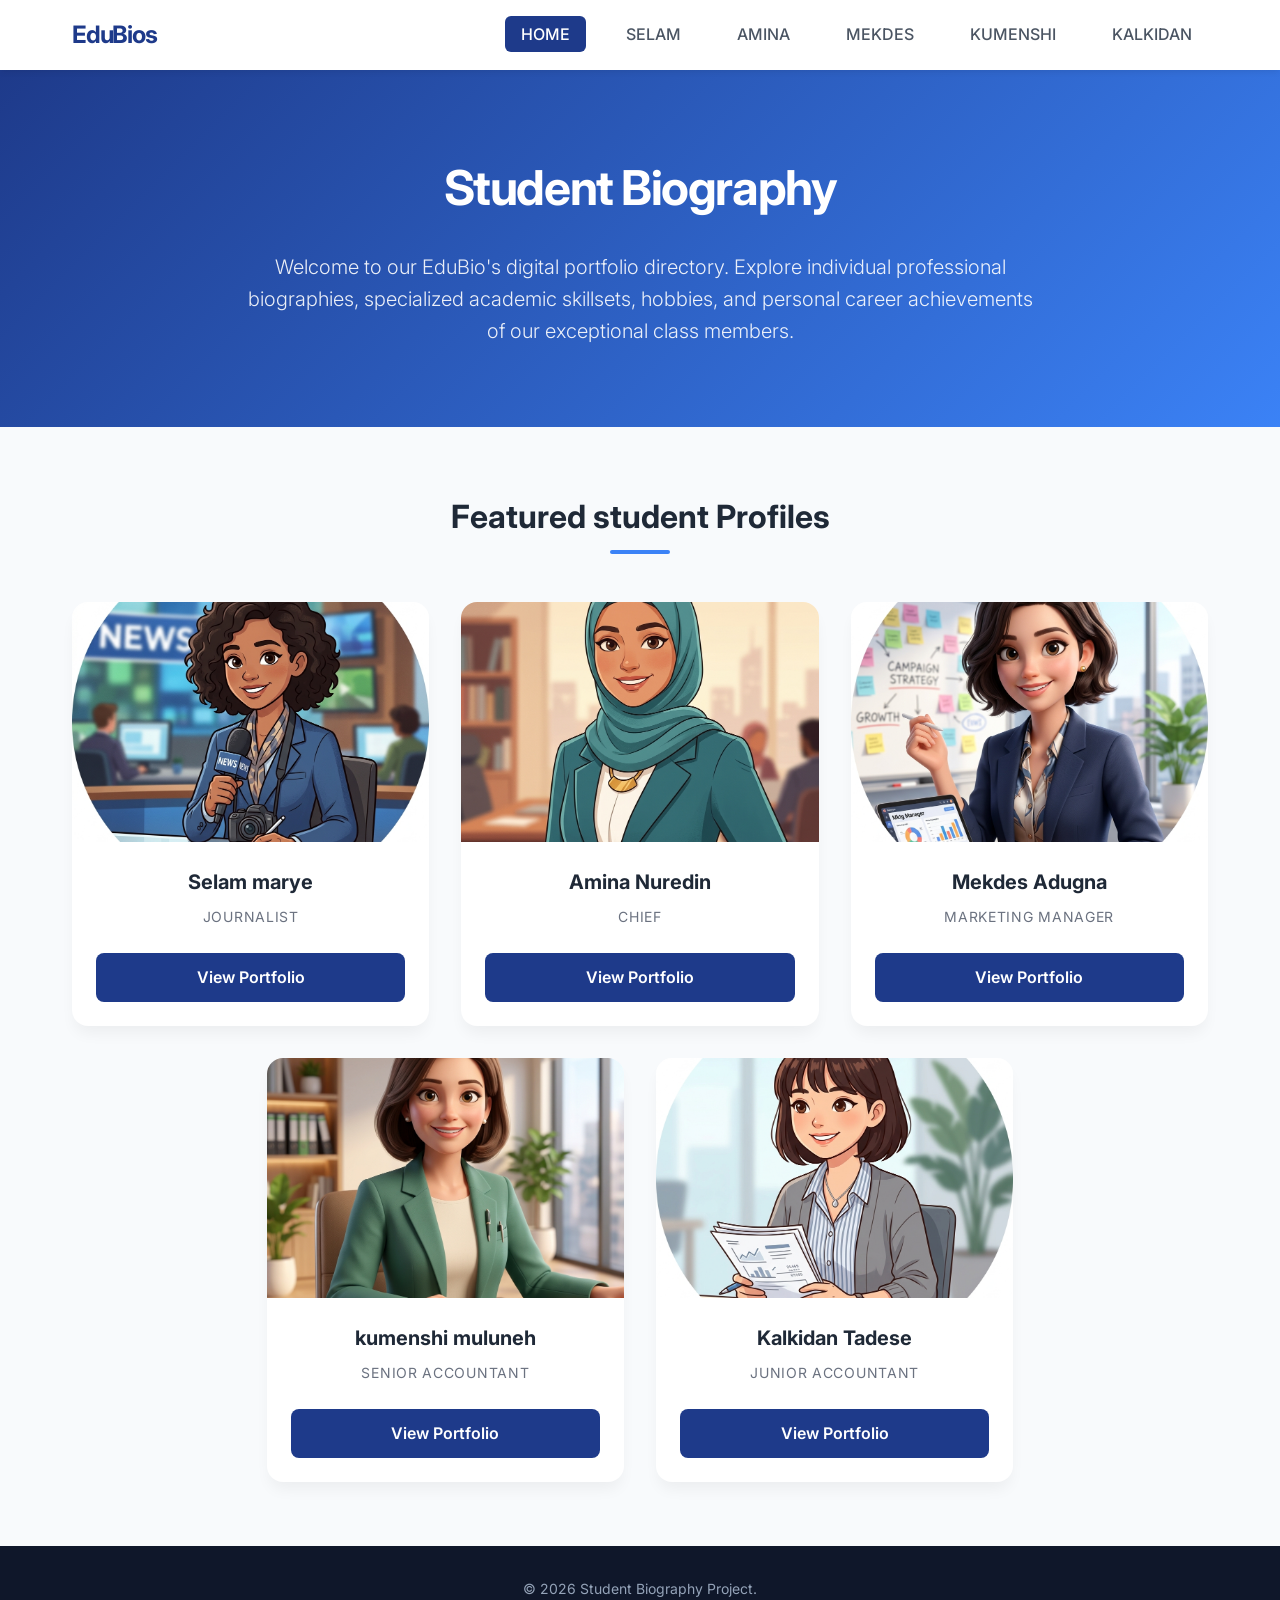
<file: index.html>
<!DOCTYPE html>
<html lang="en">
<head>
    <meta charset="UTF-8">
    <meta name="viewport" content="width=device-width, initial-scale=1.0">
    <title>Student Biography Website</title>
    <link rel="stylesheet" href="index.css">
</head>
<body>

    <header class="main-header">
        <nav class="nav-container">
            <div class="site-title">EduBios</div>
            <ul class="nav-menu">
                <li><a href="index.html" class="nav-link active">HOME</a></li>
                <li><a href="student1.html" class="nav-link">SELAM</a></li>
                <li><a href="student2.html" class="nav-link">AMINA</a></li>
                <li><a href="student3.html" class="nav-link">MEKDES</a></li>
                <li><a href="student4.html" class="nav-link">KUMENSHI</a></li>
                <li><a href="student5.html" class="nav-link">KALKIDAN</a></li>
            </ul>
        </nav>
    </header>

    <main>
        <section class="hero-section">
            <div class="hero-content">
                <h1 class="hero-title">Student Biography </h1>
                <p class="hero-subtitle">Welcome to our EduBio's digital portfolio directory. Explore individual professional biographies, specialized academic skillsets, hobbies, and personal career achievements of our exceptional class members.</p>
            </div>
        </section>

        <section class="roster-section">
            <h2 class="section-heading">Featured student Profiles</h2>
            
            <div class="grid-layout">
                <article class="student-preview-card">
                    <div class="card-img-container">
                        <img src="images/selam.png" alt="selam marye Portrait">
                    </div>
                    <div class="card-info">
                        <div>
                            <h3 class="card-name">Selam marye</h3>
                            <p class="card-role">JOURNALIST</p>
                        </div>
                        <a href="student1.html" class="btn-primary">View Portfolio</a>
                    </div>
                </article>

                <article class="student-preview-card">
                    <div class="card-img-container">
                        <img src="images/amina.png" alt="Amina Nuredin Portrait">
                    </div>
                    <div class="card-info">
                        <div>
                            <h3 class="card-name">Amina Nuredin</h3>
                            <p class="card-role">CHIEF</p>
                        </div>
                        <a href="student2.html" class="btn-primary">View Portfolio</a>
                    </div>
                </article>

                <article class="student-preview-card">
                    <div class="card-img-container">
                        <img src="images/mekdes.png" alt="Mekdes Adugna Portrait">
                    </div>
                    <div class="card-info">
                        <div>
                            <h3 class="card-name">Mekdes Adugna</h3>
                            <p class="card-role">MARKETING MANAGER</p>
                        </div>
                        <a href="student3.html" class="btn-primary">View Portfolio</a>
                    </div>
                </article>

                <article class="student-preview-card">
                    <div class="card-img-container">
                        <img src="images/kumenshi.png" alt="kumenshi muluneh Portrait">
                    </div>
                    <div class="card-info">
                        <div>
                            <h3 class="card-name">kumenshi muluneh</h3>
                            <p class="card-role">SENIOR ACCOUNTANT</p>
                        </div>
                        <a href="student4.html" class="btn-primary">View Portfolio</a>
                    </div>
                </article>

                <article class="student-preview-card">
                    <div class="card-img-container">
                        <img src="images/kalkidan.png" alt="kalkidan Tadese portrait">
                    </div>
                    <div class="card-info">
                        <div>
                            <h3 class="card-name">Kalkidan Tadese</h3>
                            <p class="card-role">JUNIOR ACCOUNTANT</p>
                        </div>
                        <a href="student5.html" class="btn-primary">View Portfolio</a>
                    </div>
                </article>
            </div>
        </section>
    </main>

    <footer class="main-footer">
        <p>&copy; 2026 Student Biography Project.</p>
    </footer>

</body>
</html>
</file>
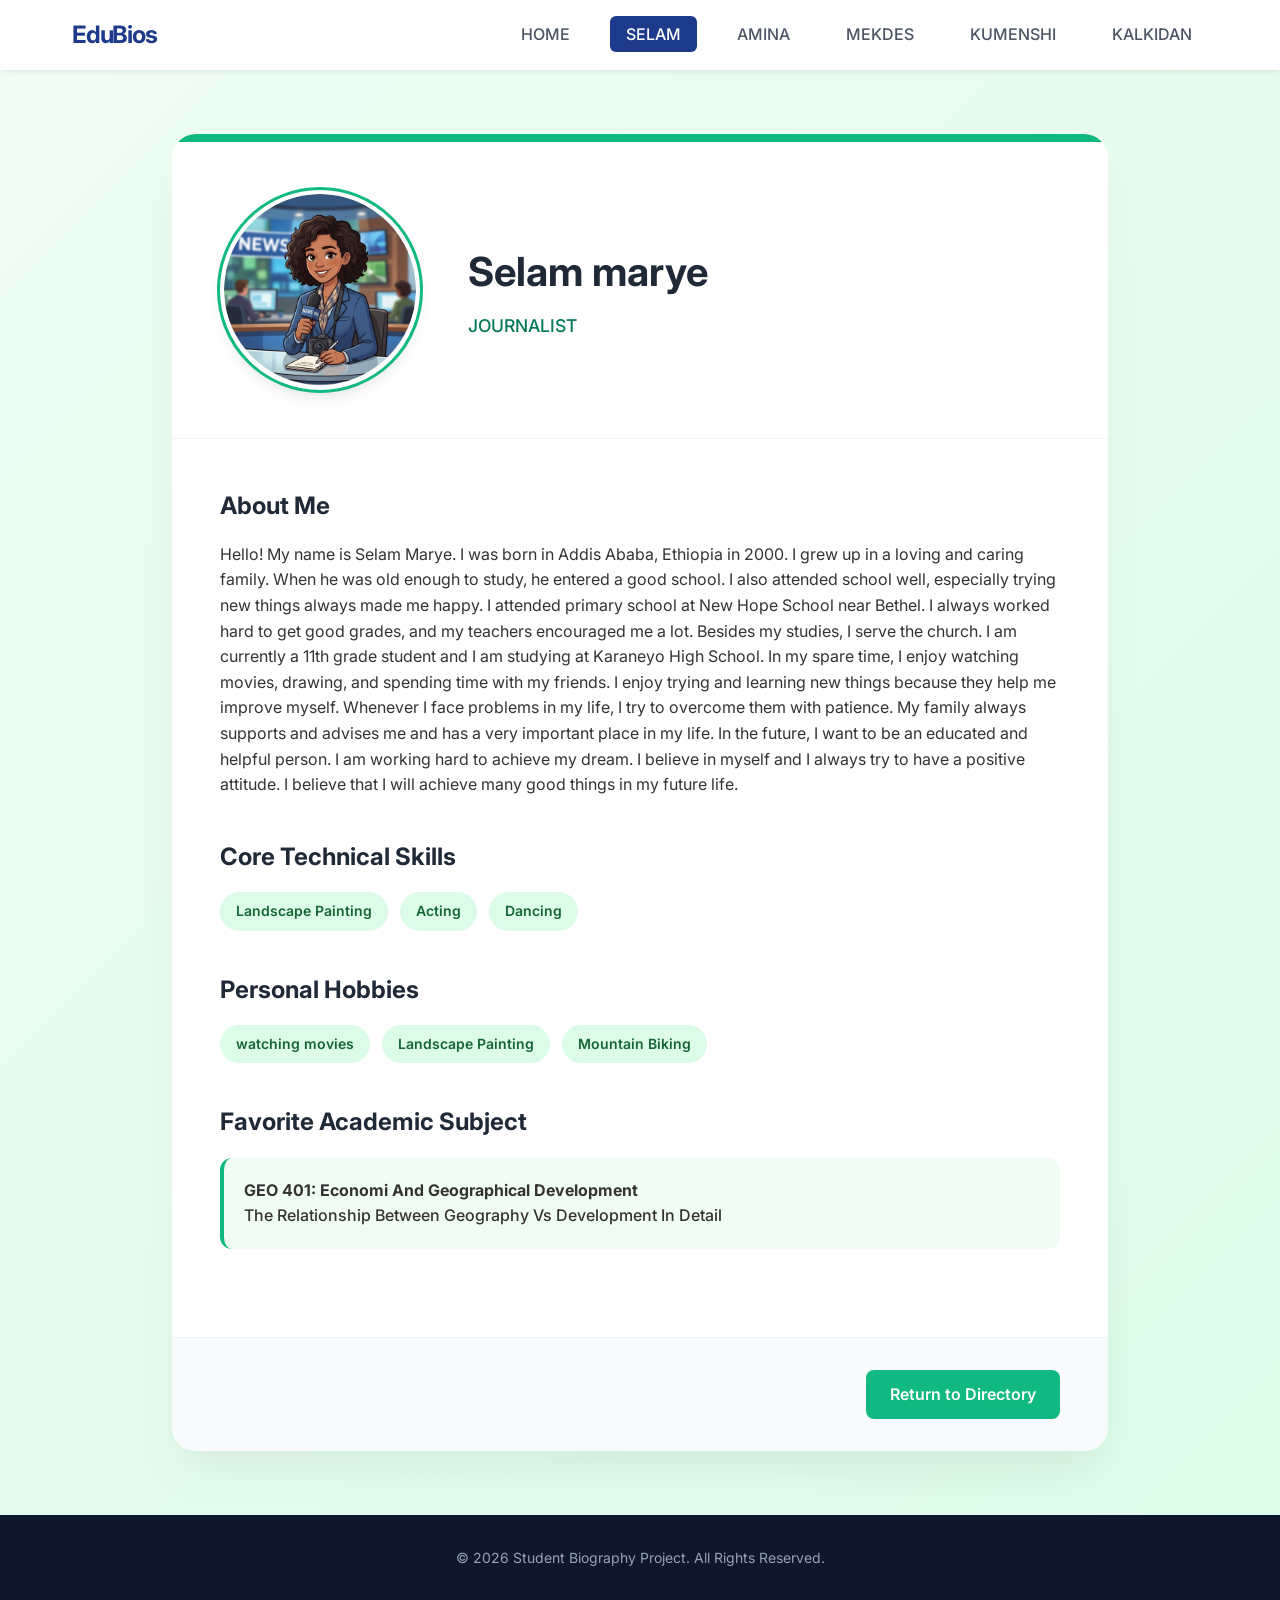
<file: student1.html>
<!DOCTYPE html>
<html lang="en">
<head>
    <meta charset="UTF-8">
    <meta name="viewport" content="width=device-width, initial-scale=1.0">
    <title>Selam marye - Profile</title>
    <link class="styles" rel="stylesheet" href="index.css">
</head>
<body class="theme-student1">

    <header class="main-header">
        <nav class="nav-container">
            <div class="site-title">EduBios</div>
            <ul class="nav-menu">
                <li><a href="index.html" class="nav-link">HOME</a></li>
                <li><a href="student1.html" class="nav-link active">SELAM</a></li>
                <li><a href="student2.html" class="nav-link">AMINA</a></li>
                <li><a href="student3.html" class="nav-link">MEKDES</a></li>
                <li><a href="student4.html" class="nav-link">KUMENSHI</a></li>
                <li><a href="student5.html" class="nav-link">KALKIDAN</a></li>
            </ul>
        </nav>
    </header>

    <main class="profile-container">
        <article class="profile-card">
            <div class="profile-accent-bar"></div>
            
            <section class="profile-hero">
                <div class="profile-img-frame">
                    <img src="images/selam.png" alt="Selam marye Profile Image">
                </div>
                <div class="profile-title">
                    <h1>Selam marye</h1>
                    <p>JOURNALIST</p>
                </div>
            </section>

            <div class="profile-body">
                <section class="profile-section">
                    <h2>About Me</h2>
                    <p>Hello!
My name is Selam Marye. I was born in Addis Ababa, Ethiopia in 2000. I grew up in a loving and caring family. When he was old enough to study, he entered a good school. I also attended school well, especially trying new things always made me happy.
I attended primary school at New Hope School near Bethel. I always worked hard to get good grades, and my teachers encouraged me a lot. Besides my studies, I serve the church.
I am currently a 11th grade student and I am studying at Karaneyo High School. In my spare time, I enjoy watching movies, drawing, and spending time with my friends. I enjoy trying and learning new things because they help me improve myself.
Whenever I face problems in my life, I try to overcome them with patience. My family always supports and advises me and has a very important place in my life.
In the future, I want to be an educated and helpful person. I am working hard to achieve my dream. I believe in myself and I always try to have a positive attitude. I believe that I will achieve many good things in my future life.

                                    </section>

                <section class="profile-section">
                    <h2>Core Technical Skills</h2>
                    <div class="tags-container">
                        <span class="tag">Landscape Painting</span>
                        <span class="tag">Acting</span>
                        <span class="tag">Dancing</span>
                    </div>
                </section>

                <section class="profile-section">
                    <h2>Personal Hobbies</h2>
                    <div class="tags-container">
                        <span class="tag">watching movies</span>
                        <span class="tag">Landscape Painting</span>
                        <span class="tag">Mountain Biking</span>
                    </div>
                </section>

                <section class="profile-section">
                    <h2>Favorite Academic Subject</h2>
                    <div class="fact-box">
                        <strong>GEO 401: Economi And Geographical Development</strong>
                        <p>The Relationship Between Geography Vs Development In Detail</p>
                    </div>
                </section>
            </div>

            <footer class="profile-footer">
                <a href="index.html" class="btn-back">Return to Directory</a>
            </footer>
        </article>
    </main>

    <footer class="main-footer">
        <p>&copy; 2026 Student Biography Project. All Rights Reserved.</p>
    </footer>

</body>
</html>
</file>
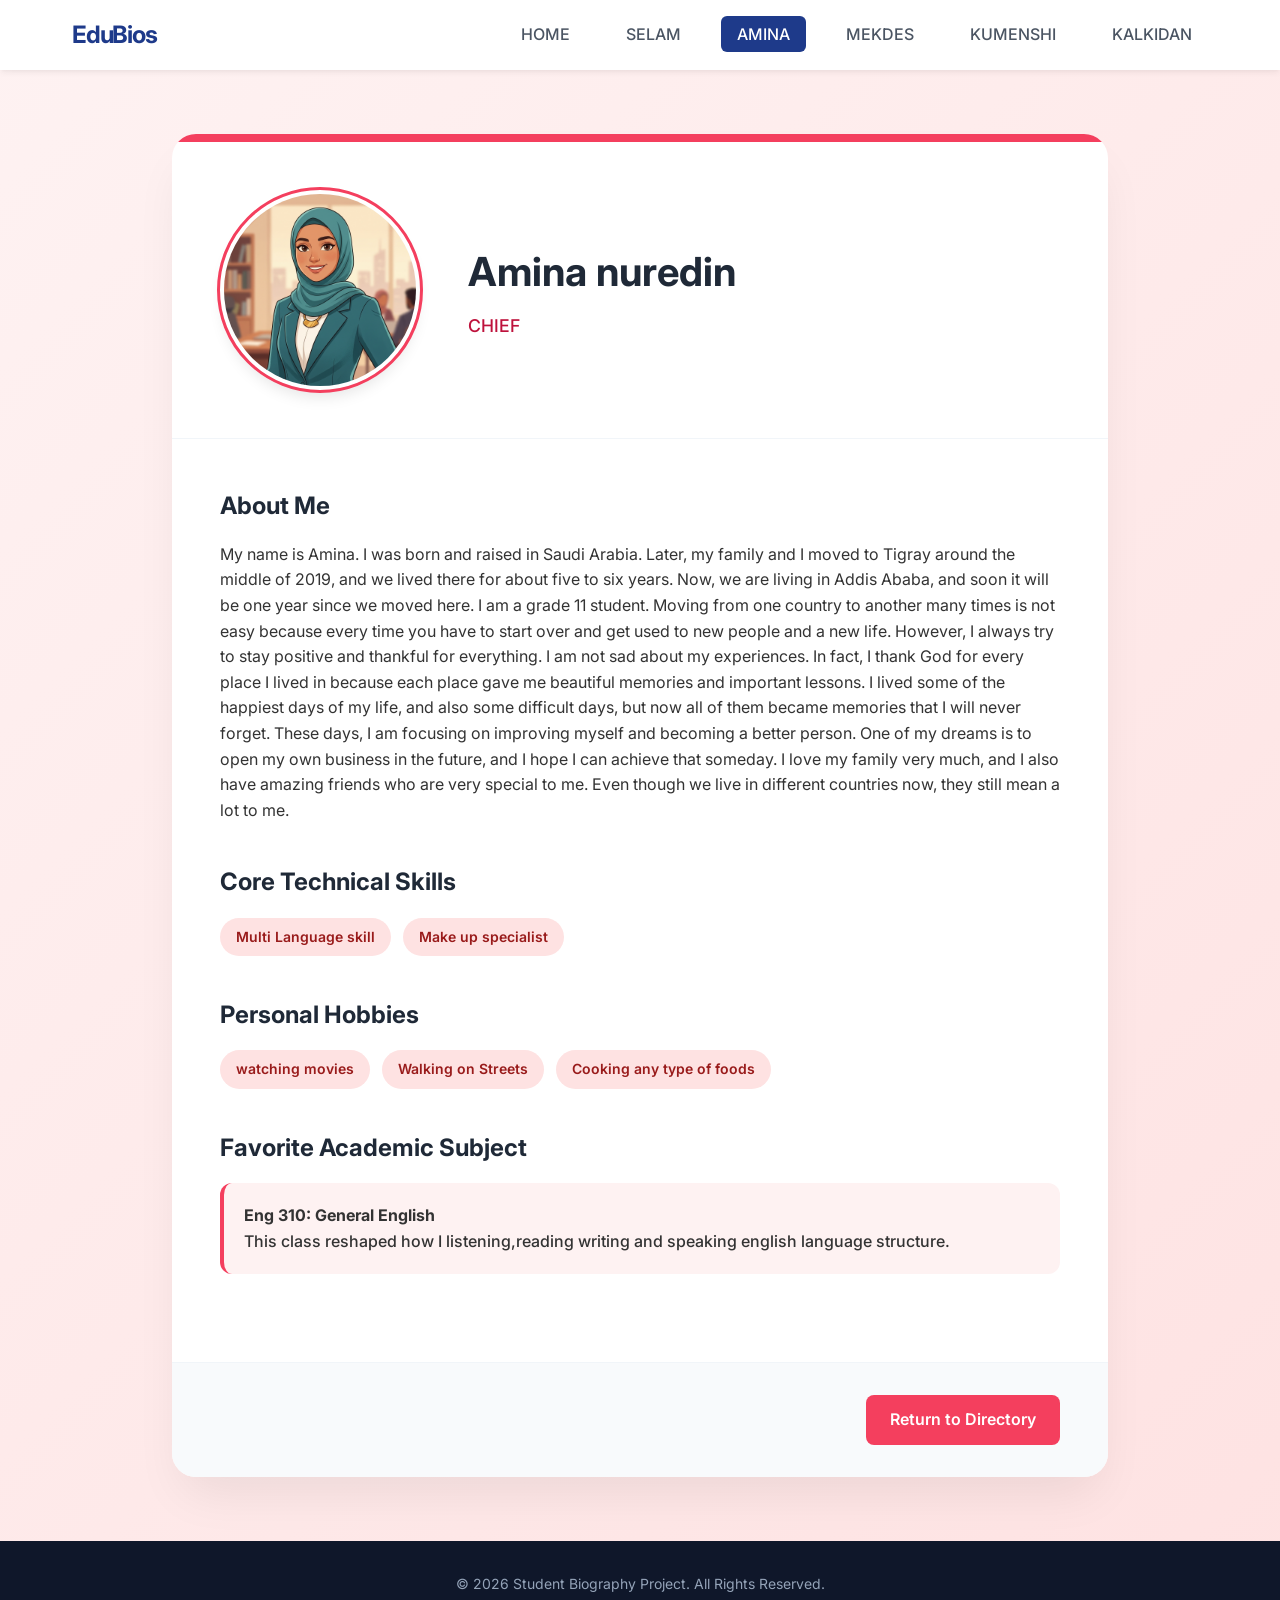
<file: student2.html>
<!DOCTYPE html>
<html lang="en">
<head>
    <meta charset="UTF-8">
    <meta name="viewport" content="width=device-width, initial-scale=1.0">
    <title>Amina nuredin - Profile</title>
    <link rel="stylesheet" href="index.css">
</head>
<body class="theme-student2">

    <header class="main-header">
        <nav class="nav-container">
            <div class="site-title">EduBios</div>
            <ul class="nav-menu">
                <li><a href="index.html" class="nav-link">HOME</a></li>
                <li><a href="student1.html" class="nav-link">SELAM</a></li>
                <li><a href="student2.html" class="nav-link active">AMINA</a></li>
                <li><a href="student3.html" class="nav-link">MEKDES</a></li>
                <li><a href="student4.html" class="nav-link">KUMENSHI</a></li>
                <li><a href="student5.html" class="nav-link">KALKIDAN</a></li>
            </ul>
        </nav>
    </header>
    <main class="profile-container">
        <article class="profile-card">
            <div class="profile-accent-bar"></div>
            
            <section class="profile-hero">
                <div class="profile-img-frame">
                    <img src="images/amina.png" alt="Amina nuredin Profile Image">
                </div>
                <div class="profile-title">
                    <h1>Amina nuredin</h1>
                    <p>CHIEF</p>
                </div>
            </section>

            <div class="profile-body">
                <section class="profile-section">
                    <h2>About Me</h2>
                    <p>
My name is Amina.
I was born and raised in Saudi Arabia. Later, my family and I moved to Tigray around the middle of 2019, and we lived there for about five to six years. Now, we are living in Addis Ababa, and soon it will be one year since we moved here.
I am a grade 11 student. Moving from one country to another many times is not easy because every time you have to start over and get used to new people and a new life. However, I always try to stay positive and thankful for everything.
I am not sad about my experiences. In fact, I thank God for every place I lived in because each place gave me beautiful memories and important lessons. I lived some of the happiest days of my life, and also some difficult days, but now all of them became memories that I will never forget.
These days, I am focusing on improving myself and becoming a better person. One of my dreams is to open my own business in the future, and I hope I can achieve that someday.
I love my family very much, and I also have amazing friends who are very special to me. Even though we live in different countries now, they still mean a lot to me.

                   </section>

                <section class="profile-section">
                    <h2>Core Technical Skills</h2>
                    <div class="tags-container">
                        <span class="tag">Multi Language skill</span>
                        <span class="tag">Make up specialist</span>
                    </div>
                </section>

                <section class="profile-section">
                    <h2>Personal Hobbies</h2>
                    <div class="tags-container">
                        <span class="tag">watching movies</span>
                        <span class="tag">Walking on Streets</span>
                        <span class="tag">Cooking any type of foods</span>
                    </div>
                </section>

                <section class="profile-section">
                    <h2>Favorite Academic Subject</h2>
                    <div class="fact-box">
                        <strong>Eng 310: General English</strong>
                        <p>This class reshaped how I listening,reading writing and speaking english language structure.</p>
                    </div>
                </section>
            </div>

            <footer class="profile-footer">
                <a href="index.html" class="btn-back">Return to Directory</a>
            </footer>
        </article>
    </main>

    <footer class="main-footer">
        <p>&copy; 2026 Student Biography Project. All Rights Reserved.</p>
    </footer>

</body>
</html>
</file>
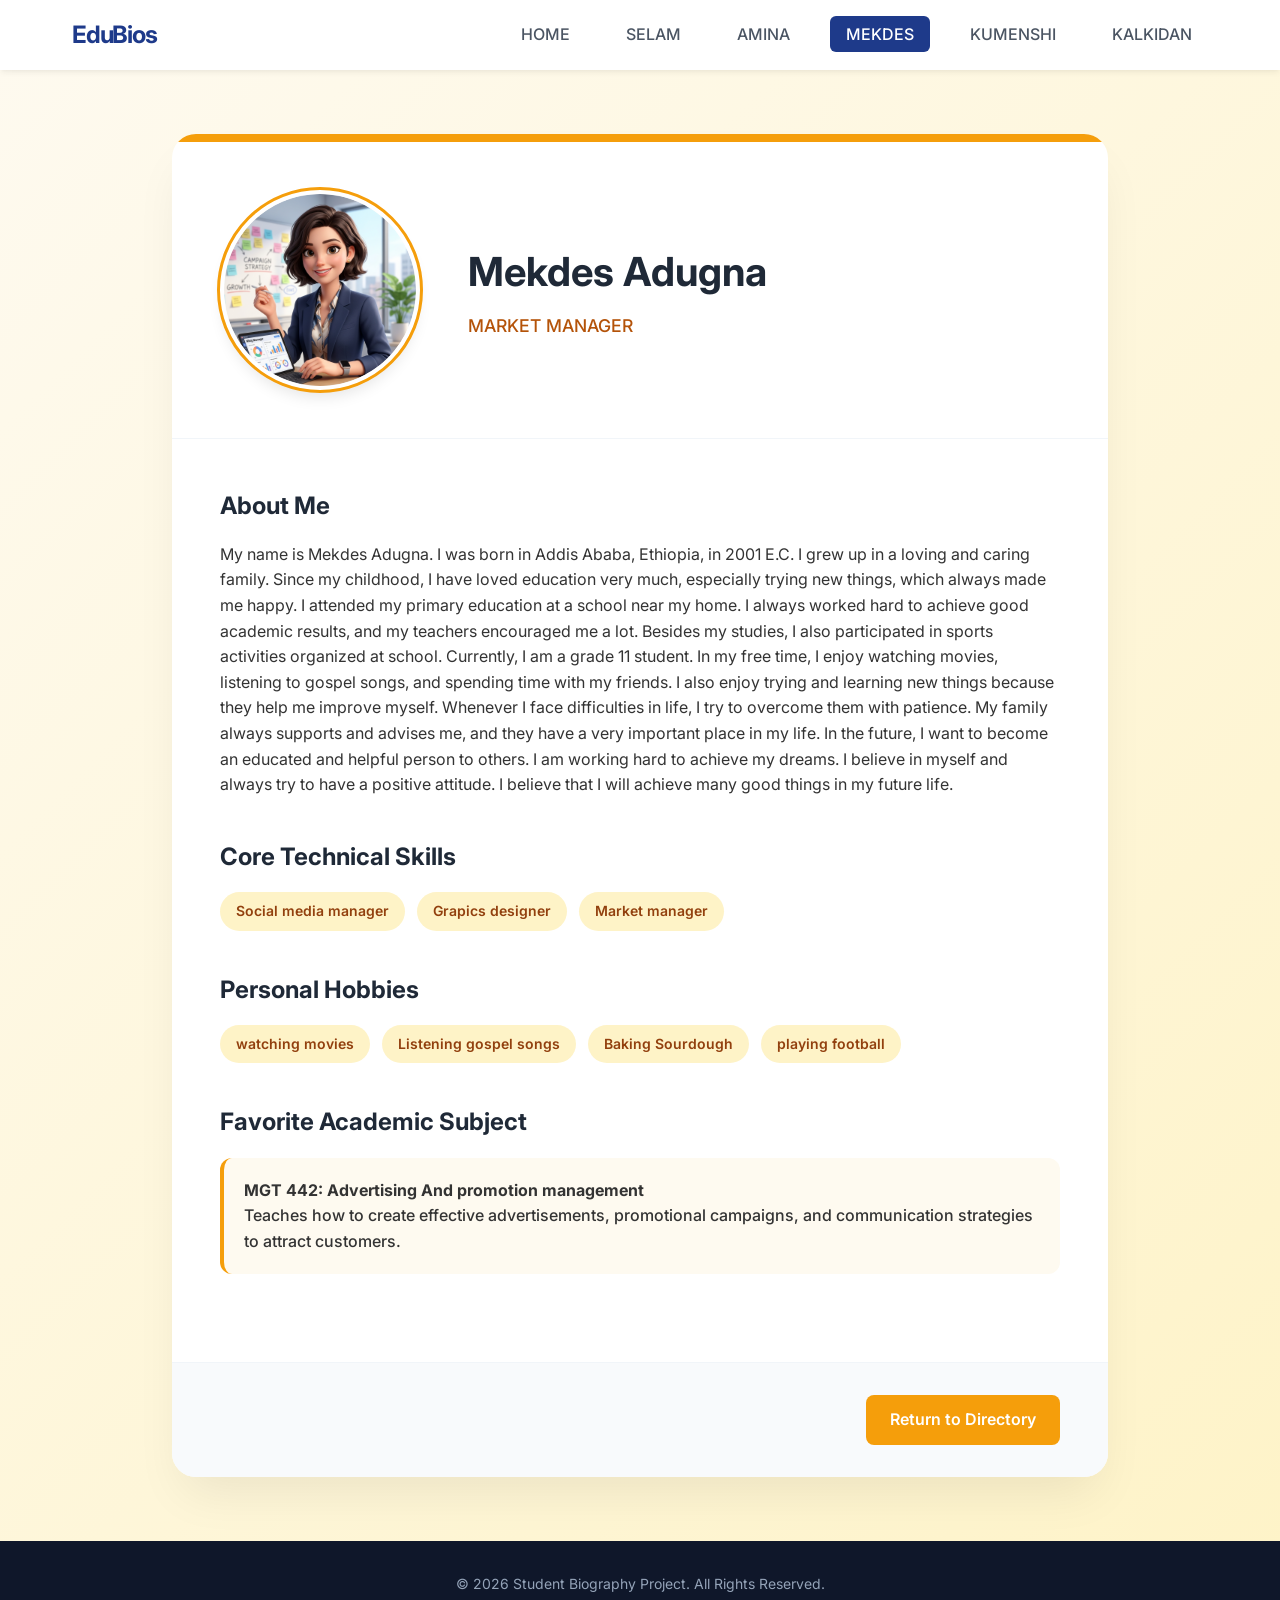
<file: student3.html>
<!DOCTYPE html>
<html lang="en">
<head>
    <meta charset="UTF-8">
    <meta name="viewport" content="width=device-width, initial-scale=1.0">
    <title>Mekdes aduga- Profile</title>
    <link rel="stylesheet" href="index.css">
</head>
<body class="theme-student3">

    <header class="main-header">
        <nav class="nav-container">
            <div class="site-title">EduBios</div>
            <ul class="nav-menu">
                <li><a href="index.css" class="nav-link">HOME</a></li>
                <li><a href="student1.html" class="nav-link">SELAM</a></li>
                <li><a href="student2.html" class="nav-link">AMINA</a></li>
                <li><a href="student3.html" class="nav-link active">MEKDES</a></li>
                <li><a href="student4.html" class="nav-link">KUMENSHI</a></li>
                <li><a href="student5.html" class="nav-link">KALKIDAN</a></li>
            </ul>
        </nav>
    </header>

    <main class="profile-container">
        <article class="profile-card">
            <div class="profile-accent-bar"></div>
            
            <section class="profile-hero">
                <div class="profile-img-frame">
                    <img src="images/mekdes.png" alt="Mekdes aduga Profile Image">
                </div>
                <div class="profile-title">
                    <h1>Mekdes Adugna</h1>
                    <p>MARKET MANAGER</p>
                </div>
            </section>

            <div class="profile-body">
                <section class="profile-section">
                    <h2>About Me</h2>
                    <p>
My name is Mekdes Adugna. I was born in Addis Ababa, Ethiopia, in 2001 E.C. I grew up in a loving and caring family. Since my childhood, I have loved education very much, especially trying new things, which always made me happy.
I attended my primary education at a school near my home. I always worked hard to achieve good academic results, and my teachers encouraged me a lot. Besides my studies, I also participated in sports activities organized at school.
Currently, I am a grade 11 student. In my free time, I enjoy watching movies, listening to gospel songs, and spending time with my friends. I also enjoy trying and learning new things because they help me improve myself.
Whenever I face difficulties in life, I try to overcome them with patience. My family always supports and advises me, and they have a very important place in my life.
In the future, I want to become an educated and helpful person to others. I am working hard to achieve my dreams. I believe in myself and always try to have a positive attitude. I believe that I will achieve many good things in my future life.

                       </section>

                <section class="profile-section">
                    <h2>Core Technical Skills</h2>
                    <div class="tags-container">
                        <span class="tag">Social media manager</span>
                        <span class="tag">Grapics designer</span>
                        <span class="tag">Market manager</span>
                    </div>
                </section>

                <section class="profile-section">
                    <h2>Personal Hobbies</h2>
                    <div class="tags-container">
                        <span class="tag">watching movies</span>
                        <span class="tag">Listening gospel songs</span>
                        <span class="tag">Baking Sourdough</span>
                         <span class="tag">playing football</span>
                    </div>
                </section>

                <section class="profile-section">
                    <h2>Favorite Academic Subject</h2>
                    <div class="fact-box">
                        <strong>MGT 442: Advertising And promotion management</strong>
                        <p>Teaches how to create effective advertisements, promotional campaigns, and communication strategies to attract customers.</p>
                    </div>
                </section>
            </div>

            <footer class="profile-footer">
                <a href="index.html" class="btn-back">Return to Directory</a>
            </footer>
        </article>
    </main>

    <footer class="main-footer">
        <p>&copy; 2026 Student Biography Project. All Rights Reserved.</p>
    </footer>

</body>
</html>
</file>
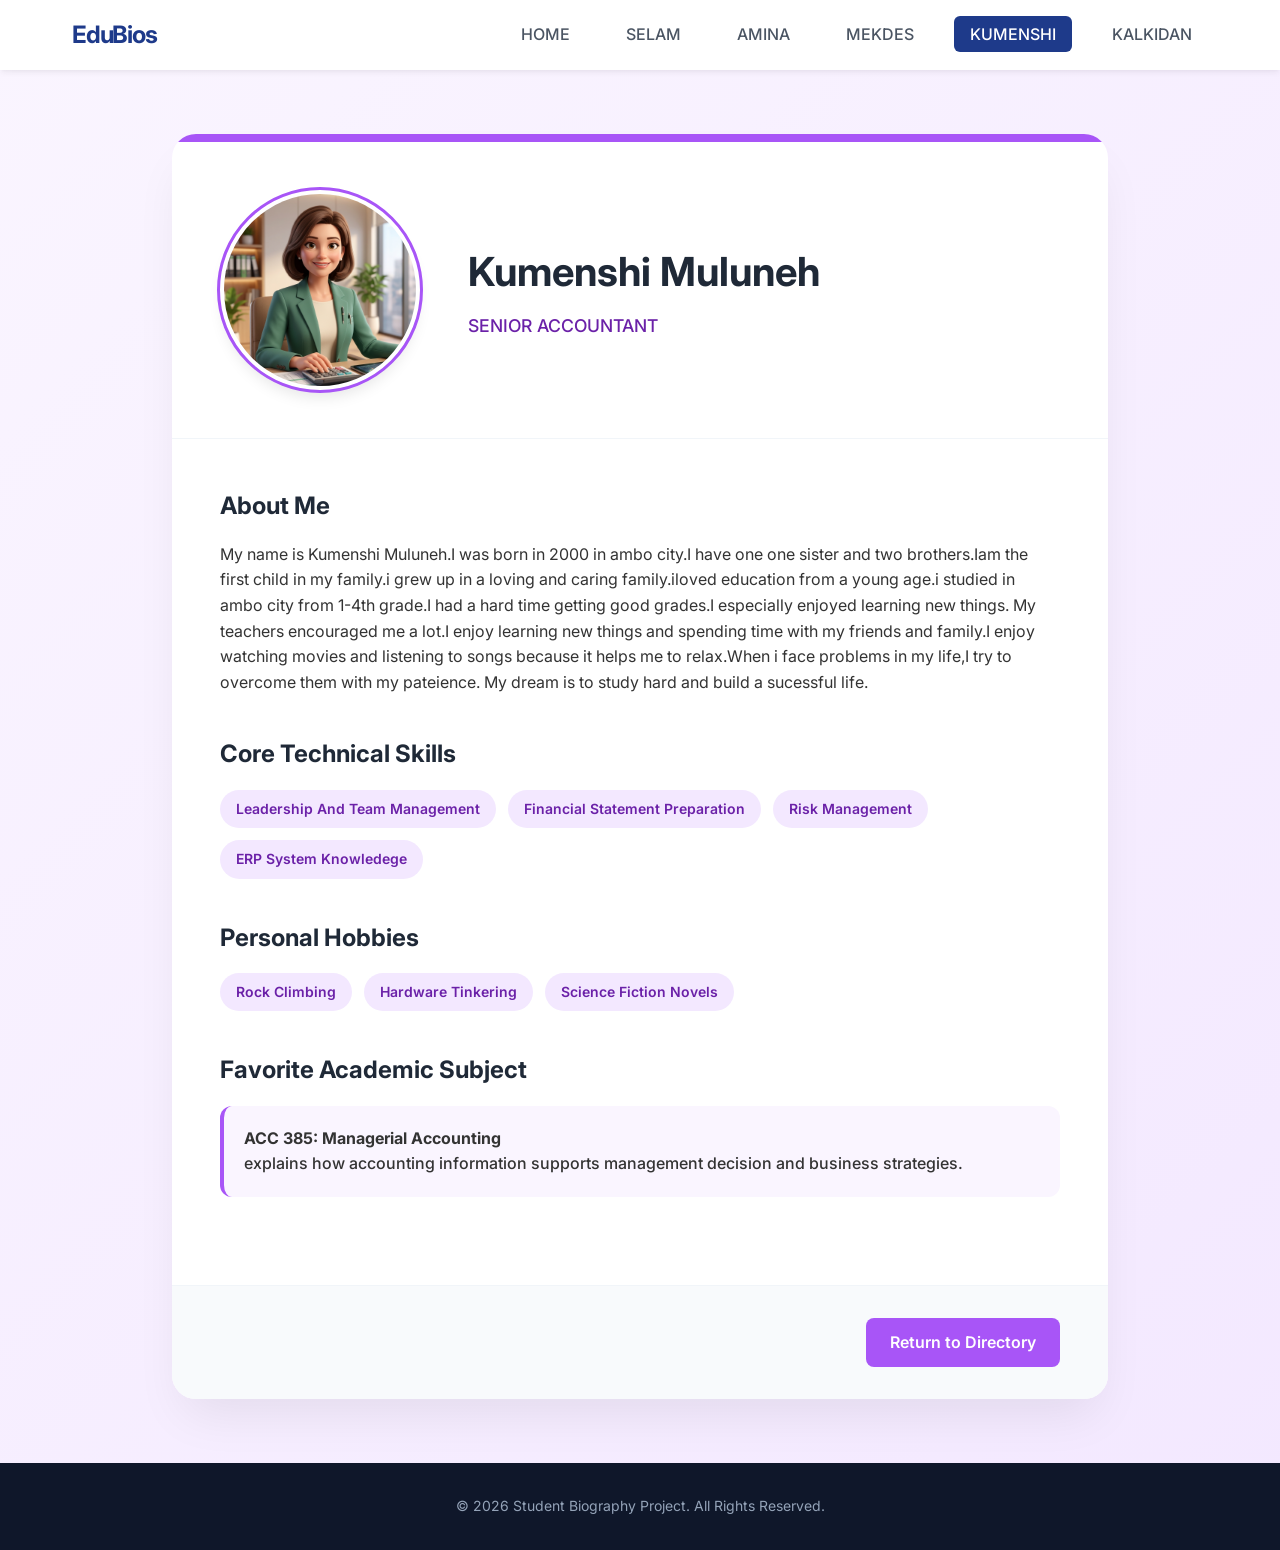
<file: student4.html>
<!DOCTYPE html>
<html lang="en">
<head>
    <meta charset="UTF-8">
    <meta name="viewport" content="width=device-width, initial-scale=1.0">
    <title>Kumenshi Muluneh - Profile</title>
    <link rel="stylesheet" href="index.css">
</head>
<body class="theme-student4">

    <header class="main-header">
        <nav class="nav-container">
            <div class="site-title">EduBios</div>
            <ul class="nav-menu">
                <li><a href="index.html" class="nav-link">HOME</a></li>
                <li><a href="student1.html" class="nav-link">SELAM</a></li>
                <li><a href="student2.html" class="nav-link">AMINA</a></li>
                <li><a href="student3.html" class="nav-link">MEKDES</a></li>
                <li><a href="student4.html" class="nav-link active">KUMENSHI</a></li>
                <li><a href="student5.html" class="nav-link">KALKIDAN</a></li>
            </ul>
        </nav>
    </header>

    <main class="profile-container">
        <article class="profile-card">
            <div class="profile-accent-bar"></div>
            
            <section class="profile-hero">
                <div class="profile-img-frame">
                    <img src="images/kumenshi.png" alt="Kumenshi Muluneh Profile Image">
                </div>
                <div class="profile-title">
                    <h1>Kumenshi Muluneh</h1>
                    <p>SENIOR ACCOUNTANT</p>
                </div>
            </section>

            <div class="profile-body">
                <section class="profile-section">
                    <h2>About Me</h2>
                    <p>My name is Kumenshi Muluneh.I was born in 2000 in ambo city.I have one one sister and two brothers.Iam the first child in my family.i grew up in a loving and caring family.iloved education from a young age.i studied in ambo city from 1-4th grade.I had a hard time getting good grades.I especially enjoyed learning new things. My teachers encouraged me a lot.I enjoy learning new things and spending time with my friends and family.I enjoy watching movies and listening to songs because it helps me to relax.When i face problems in my life,I try to overcome them with my pateience. My dream is to study hard and build a sucessful life.</section>

                <section class="profile-section">
                    <h2>Core Technical Skills</h2>
                    <div class="tags-container">
                        <span class="tag">Leadership And Team Management</span>
                        <span class="tag">Financial Statement Preparation</span>
                        <span class="tag">Risk Management</span>
                        <span class="tag">ERP System Knowledege</span>
                    </div>
                </section>

                <section class="profile-section">
                    <h2>Personal Hobbies</h2>
                    <div class="tags-container">
                        <span class="tag">Rock Climbing</span>
                        <span class="tag">Hardware Tinkering</span>
                        <span class="tag">Science Fiction Novels</span>
                    </div>
                </section>

                <section class="profile-section">
                    <h2>Favorite Academic Subject</h2>
                    <div class="fact-box">
                        <strong>ACC 385: Managerial Accounting</strong>
                        <p>explains how accounting information supports management decision and business strategies.</p>
                    </div>
                </section>
            </div>

            <footer class="profile-footer">
                <a href="index.html" class="btn-back">Return to Directory</a>
            </footer>
        </article>
    </main>

    <footer class="main-footer">
        <p>&copy; 2026 Student Biography Project. All Rights Reserved.</p>
    </footer>

</body>
</html>
</file>
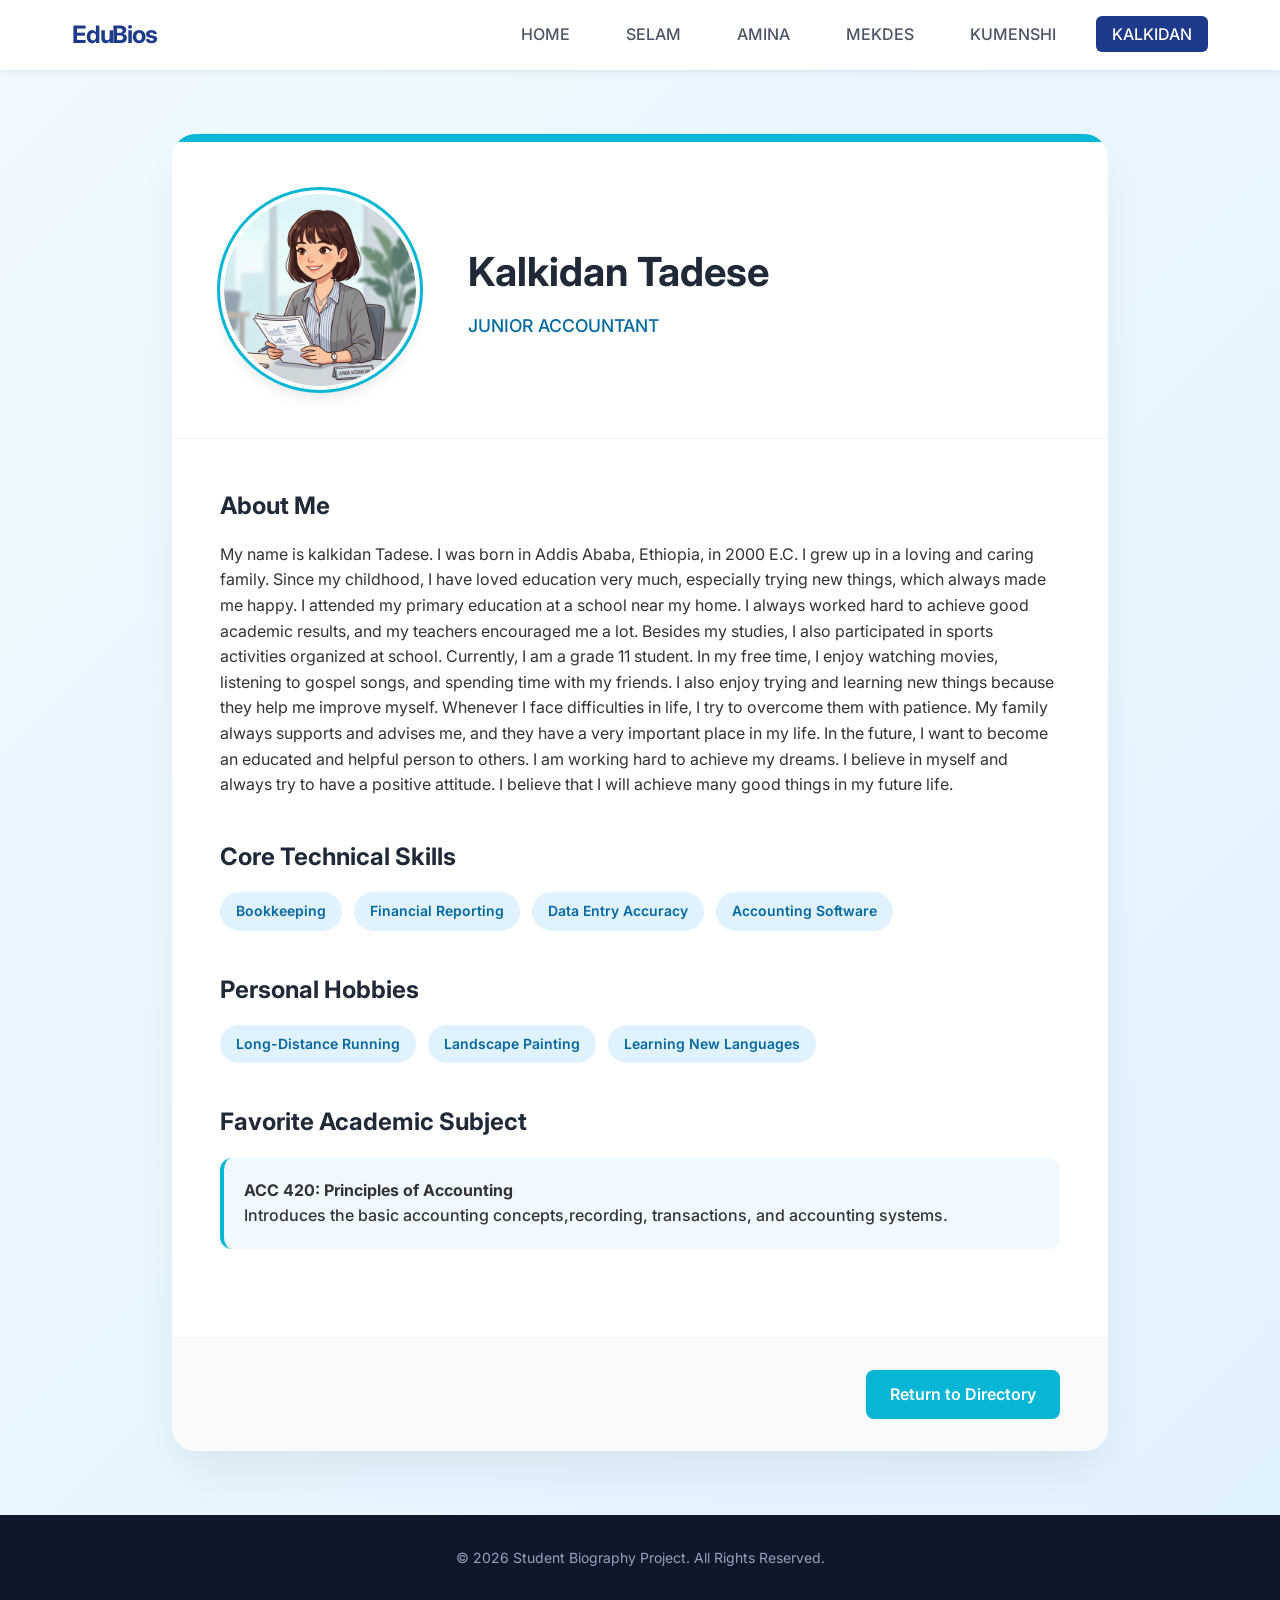
<file: student5.html>
<!DOCTYPE html>
<html lang="en">
<head>
    <meta charset="UTF-8">
    <meta name="viewport" content="width=device-width, initial-scale=1.0">
    <title>kalkidan - Profile</title>
    <link rel="stylesheet" href="index.css">
</head>
<body class="theme-student5">

    <header class="main-header">
        <nav class="nav-container">
            <div class="site-title">EduBios</div>
            <ul class="nav-menu">
                <li><a href="index.html" class="nav-link">HOME</a></li>
                <li><a href="student1.html" class="nav-link">SELAM</a></li>
                <li><a href="student2.html" class="nav-link">AMINA</a></li>
                <li><a href="student3.html" class="nav-link">MEKDES</a></li>
                <li><a href="student4.html" class="nav-link">KUMENSHI</a></li>
                <li><a href="student5.html" class="nav-link active">KALKIDAN</a></li>
            </ul>
        </nav>
    </header>

    <main class="profile-container">
        <article class="profile-card">
            <div class="profile-accent-bar"></div>
            
            <section class="profile-hero">
                <div class="profile-img-frame">
                    <img src="images/kalkidan.png" alt="Kalkidan Profile Image">
                </div>
                <div class="profile-title">
                    <h1>Kalkidan Tadese</h1>
                    <p>JUNIOR ACCOUNTANT</p>
                </div>
            </section>

            <div class="profile-body">
                <section class="profile-section">
                    <h2>About Me</h2>
                    <p>
                        My name is kalkidan Tadese. I was born in Addis Ababa, Ethiopia, in 2000 E.C. I grew up in a loving and caring family. Since my childhood, I have loved education very much, especially trying new things, which always made me happy. I attended my primary education at a school near my home. I always worked hard to achieve good academic results, and my teachers encouraged me a lot. Besides my studies, I also participated in sports activities organized at school. Currently, I am a grade 11 student. In my free time, I enjoy watching movies, listening to gospel songs, and spending time with my friends. I also enjoy trying and learning new things because they help me improve myself. Whenever I face difficulties in life, I try to overcome them with patience. My family always supports and advises me, and they have a very important place in my life. In the future, I want to become an educated and helpful person to others. I am working hard to achieve my dreams. I believe in myself and always try to have a positive attitude. I believe that I will achieve many good things in my future life.
                    </p>
                </section>

                <section class="profile-section">
                    <h2>Core Technical Skills</h2>
                    <div class="tags-container">
                        <span class="tag">Bookkeeping</span>
                        <span class="tag">Financial Reporting</span>
                        <span class="tag">Data Entry Accuracy</span>
                        <span class="tag">Accounting Software</span>
                    </div>
                </section>

                <section class="profile-section">
                    <h2>Personal Hobbies</h2>
                    <div class="tags-container">
                        <span class="tag">Long-Distance Running</span>
                        <span class="tag">Landscape Painting</span>
                        <span class="tag">Learning New Languages</span>
                    </div>
                </section>

                <section class="profile-section">
                    <h2>Favorite Academic Subject</h2>
                    <div class="fact-box">
                        <strong>ACC 420: Principles of Accounting</strong>
                        <p>Introduces the basic accounting concepts,recording, transactions, and accounting systems.</p>
                    </div>
                </section>
            </div>

            <footer class="profile-footer">
                <a href="index.html" class="btn-back">Return to Directory</a>
            </footer>
        </article>
    </main>

    <footer class="main-footer">
        <p>&copy; 2026 Student Biography Project. All Rights Reserved.</p>
    </footer>

</body>
</html>
</file>
<file: index.css>
/* ==========================================================================
   GLOBAL STYLES & RESET
   ========================================================================== */
@import url('https://fonts.googleapis.com/css2?family=Inter:wght@300;400;500;600;700&display=swap');

* {
    margin: 0;
    padding: 0;
    box-sizing: border-box;
}

body {
    font-family: 'Inter', sans-serif;
    line-height: 1.6;
    color: #333333;
    background-color: #f8fafc;
    display: flex;
    flex-direction: column;
    min-height: 100vh;
}

a {
    text-decoration: none;
    color: inherit;
}

/* ==========================================================================
   NAVIGATION & HEADER
   ========================================================================== */
.main-header {
    background-color: #ffffff;
    box-shadow: 0 4px 6px -1px rgba(0, 0, 0, 0.05), 0 2px 4px -1px rgba(0, 0, 0, 0.03);
    position: sticky;
    top: 0;
    z-index: 1000;
}

.nav-container {
    max-width: 1200px;
    margin: 0 auto;
    padding: 1rem 2rem;
    display: flex;
    justify-content: space-between;
    align-items: center;
    flex-wrap: wrap;
    gap: 1rem;
}

.site-title {
    font-size: 1.5rem;
    font-weight: 700;
    color: #1e3a8a;
    letter-spacing: -0.05em;
}

.nav-menu {
    display: flex;
    list-style: none;
    gap: 1.5rem;
}

.nav-link {
    font-weight: 500;
    color: #4b5563;
    padding: 0.5rem 1rem;
    border-radius: 6px;
    transition: all 0.3s ease;
}

.nav-link:hover {
    color: #1e3a8a;
    background-color: #eff6ff;
    transform: translateY(-2px);
}

.nav-link.active {
    background-color: #1e3a8a;
    color: #ffffff;
}

/* ==========================================================================
   HOMEPAGE SPECIFIC STYLES
   ========================================================================== */
.hero-section {
    background: linear-gradient(135deg, #1e3a8a 0%, #3b82f6 100%);
    color: #ffffff;
    text-align: center;
    padding: 5rem 2rem;
}

.hero-content {
    max-width: 800px;
    margin: 0 auto;
}

.hero-title {
    font-size: 3rem;
    font-weight: 700;
    margin-bottom: 1.5rem;
    letter-spacing: -0.03em;
}

.hero-subtitle {
    font-size: 1.25rem;
    opacity: 0.9;
    font-weight: 300;
}

.roster-section {
    max-width: 1200px;
    margin: 4rem auto;
    padding: 0 2rem;
}

.section-heading {
    text-align: center;
    font-size: 2rem;
    color: #1f2937;
    margin-bottom: 3rem;
    position: relative;
}

.section-heading::after {
    content: '';
    display: block;
    width: 60px;
    height: 4px;
    background-color: #3b82f6;
    margin: 0.5rem auto 0;
    border-radius: 2px;
}

.grid-layout {
    display: flex;
    flex-wrap: wrap;
    gap: 2rem;
    justify-content: center;
}

.student-preview-card {
    background: #ffffff;
    border-radius: 16px;
    overflow: hidden;
    width: calc(33.333% - 1.34rem);
    min-width: 280px;
    box-shadow: 0 10px 15px -3px rgba(0, 0, 0, 0.05);
    transition: all 0.3s cubic-bezier(0.4, 0, 0.2, 1);
    display: flex;
    flex-direction: column;
}

.student-preview-card:hover {
    transform: translateY(-10px);
    box-shadow: 0 20px 25px -5px rgba(0, 0, 0, 0.1);
}

.card-img-container {
    height: 240px;
    overflow: hidden;
    background-color: #e5e7eb;
}

.card-img-container img {
    width: 100%;
    height: 100%;
    object-fit: cover;
    transition: transform 0.5s ease;
}

.student-preview-card:hover .card-img-container img {
    transform: scale(1.05);
}

.card-info {
    padding: 1.5rem;
    text-align: center;
    flex-grow: 1;
    display: flex;
    flex-direction: column;
    justify-content: space-between;
}

.card-name {
    font-size: 1.25rem;
    color: #1f2937;
    margin-bottom: 0.5rem;
}

.card-role {
    font-size: 0.875rem;
    color: #6b7280;
    margin-bottom: 1.5rem;
    text-transform: uppercase;
    letter-spacing: 0.05em;
}

.btn-primary {
    display: inline-block;
    background-color: #1e3a8a;
    color: #ffffff;
    padding: 0.75rem 1.5rem;
    border-radius: 8px;
    font-weight: 600;
    transition: background-color 0.2s ease, transform 0.2s ease;
}

.btn-primary:hover {
    background-color: #1d4ed8;
    transform: scale(1.02);
}

/* ==========================================================================
   INDIVIDUAL STUDENT PAGE THEMES & LAYOUT
   ========================================================================== */
/* Dynamic Base Themes */
body.theme-student1 { background: linear-gradient(135deg, #f0fdf4 0%, #dcfce7 100%); } /* Emerald */
body.theme-student2 { background: linear-gradient(135deg, #fef2f2 0%, #fee2e2 100%); } /* Rose */
body.theme-student3 { background: linear-gradient(135deg, #fefaf0 0%, #fef3c7 100%); } /* Amber */
body.theme-student4 { background: linear-gradient(135deg, #faf5ff 0%, #f3e8ff 100%); } /* Purple */
body.theme-student5 { background: linear-gradient(135deg, #f0f9ff 0%, #e0f2fe 100%); } /* Sky Cyan */

.profile-container {
    max-width: 1000px;
    margin: 4rem auto;
    padding: 0 2rem;
    flex-grow: 1;
}

.profile-card {
    background: #ffffff;
    border-radius: 24px;
    box-shadow: 0 25px 50px -12px rgba(0, 0, 0, 0.08);
    overflow: hidden;
    display: flex;
    flex-direction: column;
}

/* Accent Design Overrides per Theme */
.theme-student1 .profile-accent-bar { height: 8px; background: #10b981; }
.theme-student2 .profile-accent-bar { height: 8px; background: #f43f5e; }
.theme-student3 .profile-accent-bar { height: 8px; background: #f59e0b; }
.theme-student4 .profile-accent-bar { height: 8px; background: #a855f7; }
.theme-student5 .profile-accent-bar { height: 8px; background: #06b6d4; }

.profile-hero {
    display: flex;
    align-items: center;
    gap: 3rem;
    padding: 3rem;
    border-bottom: 1px solid #f1f5f9;
}

.profile-img-frame {
    width: 200px;
    height: 200px;
    border-radius: 50%;
    overflow: hidden;
    box-shadow: 0 10px 15px -3px rgba(0, 0, 0, 0.1);
    flex-shrink: 0;
    border: 4px solid #ffffff;
}

.theme-student1 .profile-img-frame { outline: 3px solid #10b981; }
.theme-student2 .profile-img-frame { outline: 3px solid #f43f5e; }
.theme-student3 .profile-img-frame { outline: 3px solid #f59e0b; }
.theme-student4 .profile-img-frame { outline: 3px solid #a855f7; }
.theme-student5 .profile-img-frame { outline: 3px solid #06b6d4; }

.profile-img-frame img {
    width: 100%;
    height: 100%;
    object-fit: cover;
}

.profile-title h1 {
    font-size: 2.5rem;
    color: #1f2937;
    margin-bottom: 0.5rem;
}

.profile-title p {
    font-size: 1.1rem;
    font-weight: 500;
}
.theme-student1 .profile-title p { color: #047857; }
.theme-student2 .profile-title p { color: #be123c; }
.theme-student3 .profile-title p { color: #b45309; }
.theme-student4 .profile-title p { color: #6b21a8; }
.theme-student5 .profile-title p { color: #0369a1; }

.profile-body {
    padding: 3rem;
}

.profile-section {
    margin-bottom: 2.5rem;
}

.profile-section h2 {
    font-size: 1.5rem;
    color: #1f2937;
    margin-bottom: 1rem;
    display: flex;
    align-items: center;
    gap: 0.5rem;
}

.tags-container {
    display: flex;
    flex-wrap: wrap;
    gap: 0.75rem;
    margin-top: 0.5rem;
}

.tag {
    padding: 0.5rem 1rem;
    border-radius: 9999px;
    font-size: 0.875rem;
    font-weight: 600;
}

/* Tag Color Variations Based on Theme Context */
.theme-student1 .tag { background-color: #dcfce7; color: #166534; }
.theme-student2 .tag { background-color: #fee2e2; color: #991b1b; }
.theme-student3 .tag { background-color: #fef3c7; color: #92400e; }
.theme-student4 .tag { background-color: #f3e8ff; color: #6b21a8; }
.theme-student5 .tag { background-color: #e0f2fe; color: #0369a1; }

.fact-box {
    padding: 1.25rem;
    border-radius: 12px;
    font-weight: 500;
}
.theme-student1 .fact-box { background-color: #f0fdf4; border-left: 4px solid #10b981; }
.theme-student2 .fact-box { background-color: #fef2f2; border-left: 4px solid #f43f5e; }
.theme-student3 .fact-box { background-color: #fefaf0; border-left: 4px solid #f59e0b; }
.theme-student4 .fact-box { background-color: #faf5ff; border-left: 4px solid #a855f7; }
.theme-student5 .fact-box { background-color: #f0f9ff; border-left: 4px solid #06b6d4; }

.profile-footer {
    padding: 2rem 3rem;
    background-color: #f8fafc;
    border-top: 1px solid #f1f5f9;
    display: flex;
    justify-content: flex-end;
}

.btn-back {
    display: inline-flex;
    align-items: center;
    padding: 0.75rem 1.5rem;
    border-radius: 8px;
    font-weight: 600;
    color: #ffffff;
    transition: all 0.2s ease;
}
.theme-student1 .btn-back { background-color: #10b981; }
.theme-student1 .btn-back:hover { background-color: #059669; }
.theme-student2 .btn-back { background-color: #f43f5e; }
.theme-student2 .btn-back:hover { background-color: #e11d48; }
.theme-student3 .btn-back { background-color: #f59e0b; }
.theme-student3 .btn-back:hover { background-color: #d97706; }
.theme-student4 .btn-back { background-color: #a855f7; }
.theme-student4 .btn-back:hover { background-color: #9333ea; }
.theme-student5 .btn-back { background-color: #06b6d4; }
.theme-student5 .btn-back:hover { background-color: #0891b2; }

/* ==========================================================================
   FOOTER
   ========================================================================== */
.main-footer {
    background-color: #0f172a;
    color: #94a3b8;
    text-align: center;
    padding: 2rem;
    margin-top: auto;
    font-size: 0.875rem;
}

/* ==========================================================================
   RESPONSIVE MEDIA QUERIES
   ========================================================================== */
@media (max-width: 968px) {
    .student-preview-card {
        width: calc(50% - 1rem);
    }
    .profile-hero {
        flex-direction: column;
        text-align: center;
        padding: 2rem;
    }
}

@media (max-width: 640px) {
    .nav-container {
        flex-direction: column;
    }
    .nav-menu {
        width: 100%;
        justify-content: center;
        flex-wrap: wrap;
    }
    .student-preview-card {
        width: 100%;
    }
    .hero-title {
        font-size: 2rem;
    }
    .profile-body {
        padding: 2rem;
    }
}
</file>
